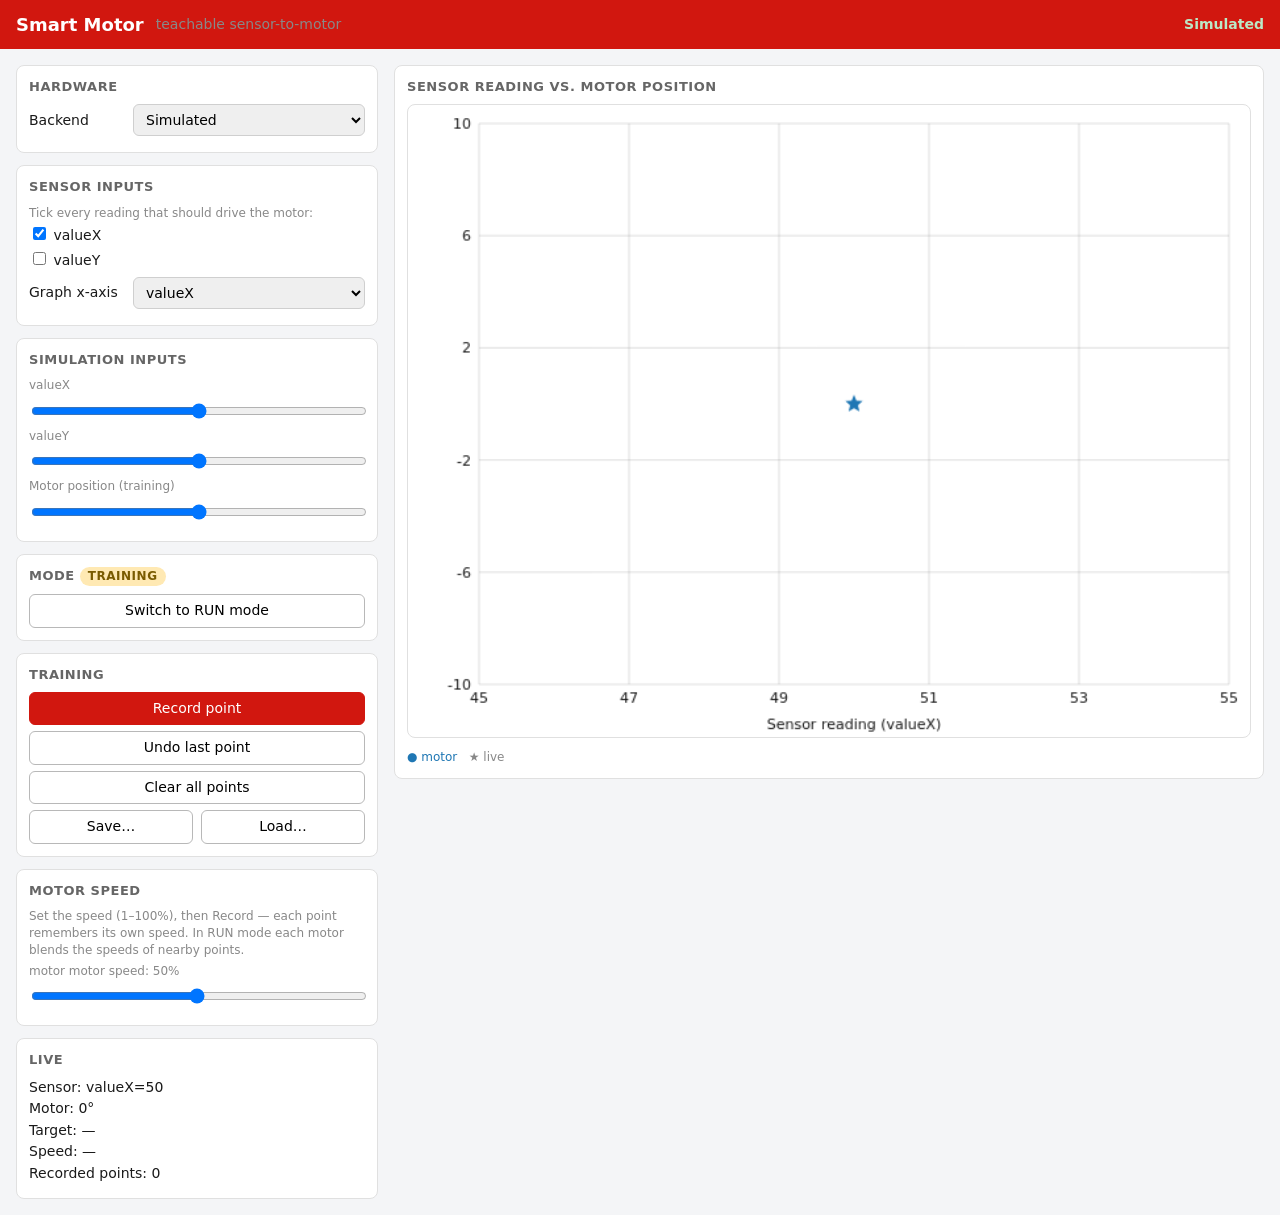
<file: smartmotor.html>
<!doctype html>
<html lang="en">
<head>
<meta charset="utf-8">
<meta name="viewport" content="width=device-width, initial-scale=1">
<title>Smart Motor — teachable sensor-to-motor (browser / Web Bluetooth)</title>
<style>
  :root { color-scheme: light dark; }
  * { box-sizing: border-box; }
  body { margin: 0; font: 14px/1.4 system-ui, sans-serif; background: #f4f5f7; color: #1a1a1a; }
  @media (prefers-color-scheme: dark) {
    body { background: #1e1f22; color: #e6e6e6; }
    .card { background: #2a2b2f !important; border-color: #3a3b40 !important; }
    input, select, button { background: #34353a; color: #e6e6e6; border-color: #4a4b50; }
    .muted { color: #9aa0a6 !important; }
  }
  header { padding: 12px 16px; background: #d1170f; color: #fff; display: flex; align-items: center; gap: 12px; }
  header h1 { font-size: 18px; margin: 0; }
  header .status { margin-left: auto; font-weight: 600; }
  .wrap { display: flex; gap: 16px; padding: 16px; align-items: flex-start; flex-wrap: wrap; }
  .col-controls { flex: 0 0 330px; display: flex; flex-direction: column; gap: 12px; }
  .col-graph { flex: 1 1 480px; min-width: 360px; }
  .card { background: #fff; border: 1px solid #e0e0e0; border-radius: 8px; padding: 12px; }
  .card h2 { font-size: 13px; text-transform: uppercase; letter-spacing: .04em; margin: 0 0 8px; color: #666; }
  label.row { display: grid; grid-template-columns: 96px 1fr; align-items: center; gap: 8px; margin: 4px 0; }
  input, select, button { padding: 6px 8px; border: 1px solid #cfcfcf; border-radius: 6px; font: inherit; }
  button { cursor: pointer; background: #f0f0f0; }
  button.primary { background: #d1170f; color: #fff; border-color: #d1170f; }
  #modeBtn, #clearBtn, #undoBtn, #saveBtn, #loadBtn, .lightbtn {
    background: #ffffff; color: #000000; border: 1px solid #b8b8b8;
  }
  #modeBtn:hover, #clearBtn:hover, #undoBtn:hover, #saveBtn:hover, #loadBtn:hover, .lightbtn:hover { background: #ececec; }
  button.wide { width: 100%; }
  button:disabled { opacity: .5; cursor: not-allowed; }
  .btn-row { display: flex; gap: 8px; }
  .btn-row > * { flex: 1; }
  .checks label { display: block; margin: 3px 0; cursor: pointer; }
  .slider { display: block; width: 100%; }
  .readout { font-variant-numeric: tabular-nums; margin: 2px 0; }
  .muted { color: #888; }
  canvas { width: 100%; height: auto; background: #fff; border: 1px solid #e0e0e0; border-radius: 8px; }
  @media (prefers-color-scheme: dark) { canvas { background: #26272b; } }
  .pill { display: inline-block; padding: 1px 8px; border-radius: 999px; font-size: 12px; font-weight: 600; }
  .pill.train { background: #ffe9b3; color: #7a5b00; }
  .pill.run { background: #bce8c6; color: #0b5d24; }
  .hint { font-size: 12px; color: #888; margin-top: 6px; }
  .axisrow { display: grid; grid-template-columns: 1fr; gap: 4px; margin: 6px 0; padding: 6px; border: 1px dashed #ccc; border-radius: 6px; }
  .devstat { margin: 4px 0; font-variant-numeric: tabular-nums; }
  .dot { display:inline-block; width:9px; height:9px; border-radius:50%; margin-right:6px; vertical-align:middle; background:#c33; }
  .dot.on { background:#2a9d3f; }
  .warn { font-size:12px; background:#fff3cd; color:#7a5b00; border:1px solid #ffe08a; border-radius:6px; padding:6px 8px; margin-top:8px; }
  @media (prefers-color-scheme: dark){ .warn{ background:#3a3320; color:#f0d890; border-color:#5a4d20; } .pill.train{background:#4a3d10;color:#f0d890;} .pill.run{background:#1d3d24;color:#bce8c6;} }
  .hidden { display: none; }
</style>
</head>
<body>
<header>
  <h1>Smart Motor</h1>
  <span class="muted">teachable sensor-to-motor</span>
  <span class="status" id="connStatus">Not connected</span>
</header>

<div class="wrap">
  <div class="col-controls">
    <div class="card">
      <h2>Hardware</h2>
      <label class="row">Backend
        <select id="backendSel">
          <option value="sim">Simulated</option>
          <option value="lego">LEGO Hardware (Bluetooth)</option>
        </select>
      </label>

      <div id="legoWrap" style="display:none">
        <div class="hint">Turn on each LEGO device, then connect it. Your browser will pop up a chooser — pick the motor, then connect again and pick the sensor.</div>
        <div class="devstat"><span class="dot" id="motorDot"></span><span id="motorStat">Motor: not connected</span></div>
        <div class="devstat"><span class="dot" id="sensorDot"></span><span id="sensorStat">Sensor: not connected</span></div>
        <button class="primary wide" id="addDeviceBtn" style="margin-top:8px">Connect a LEGO device…</button>
        <button class="wide" id="disconnectBtn" style="margin-top:6px;display:none">Disconnect all</button>
        <div class="warn hidden" id="btWarn">This browser doesn't support Web Bluetooth. Use <b>Chrome</b> or <b>Edge</b> on desktop or Android, over an <b>https://</b> link.</div>
      </div>
    </div>

    <div class="card">
      <h2>Sensor inputs</h2>
      <label class="row" id="mappingRow" style="display:none">Mapping
        <select id="mappingSel">
          <option value="combined">Combined (all inputs → all motors)</option>
          <option value="independent">Independent (one input per motor)</option>
        </select>
      </label>

      <div id="combinedInputs">
        <div class="muted" style="font-size:12px">Tick every reading that should drive the motor:</div>
        <div class="checks" id="featureChecks"></div>
        <label class="row" style="margin-top:6px">Graph x-axis
          <select id="displaySel"></select>
        </label>
      </div>

      <div id="independentInputs" style="display:none">
        <div class="muted" style="font-size:12px">Assign one input to each motor (any lever → any motor):</div>
        <div id="axisFeatureRows"></div>
      </div>
    </div>

    <div class="card" id="simCard">
      <h2>Simulation inputs</h2>
      <div id="simSensors"></div>
      <div id="simMotorWrap">
        <div class="muted" id="simMotorLabel" style="font-size:12px">Motor position (training)</div>
        <input type="range" min="-180" max="180" value="0" id="simMotor" class="slider">
      </div>
    </div>

    <div class="card">
      <h2>Mode <span id="modePill" class="pill train">TRAINING</span></h2>
      <button class="wide" id="modeBtn">Switch to RUN mode</button>
    </div>

    <div class="card">
      <h2>Training</h2>
      <div id="combinedTraining">
        <button class="wide primary" id="recordBtn">Record point</button>
        <button class="wide" id="undoBtn" style="margin-top:6px">Undo last point</button>
      </div>
      <div id="independentTraining" style="display:none">
        <div class="hint">Record Left and Record Right each store a point for that motor only.</div>
        <div id="axisRecordRows"></div>
      </div>
      <button class="wide" id="clearBtn" style="margin-top:6px">Clear all points</button>
      <div class="btn-row" style="margin-top:6px">
        <button id="saveBtn">Save…</button>
        <button id="loadBtn">Load…</button>
        <input type="file" id="loadFile" accept="application/json" class="hidden">
      </div>
    </div>

    <div class="card">
      <h2>Motor speed</h2>
      <div class="hint">Set the speed (1–100%), then Record — each point remembers its own speed. In RUN mode each motor blends the speeds of nearby points.</div>
      <div id="speedRows"></div>
    </div>

    <div class="card">
      <h2>Live</h2>
      <div class="readout" id="rSensor">Sensor: —</div>
      <div class="readout" id="rMotor">Motor: —</div>
      <div class="readout" id="rTarget">Target: —</div>
      <div class="readout" id="rSpeed">Speed: —</div>
      <div class="readout" id="rCount">Recorded points: 0</div>
    </div>
  </div>

  <div class="col-graph">
    <div class="card">
      <h2>Sensor reading vs. Motor position</h2>
      <canvas id="graph" width="640" height="480"></canvas>
      <div class="hint" id="legend"></div>
    </div>
  </div>
</div>

<script>
"use strict";
// ============================================================================
// Smart Motor — fully client-side. Simulated backend + LEGO Education backend
// driven directly from the browser via the Web Bluetooth API.
//
// The LEGO wire protocol (service/characteristic UUIDs, message framing, and
// notification byte layouts) is reimplemented from the `legoeducation` Python
// package (v1.0.6, RPC 1.0.73). All values little-endian; a message is just
// [type byte] + struct payload, written with no extra framing.
// ============================================================================

const DEFAULT_SPEED = 50;
const MODE_TRAINING = "TRAINING", MODE_RUN = "RUN";
const MAP_COMBINED = "combined", MAP_INDEPENDENT = "independent";
const SERIES_COLORS = ["#1f77b4", "#ff7f0e"];

const FEATURESETS = {
  sim:        ["valueX", "valueY"],
  color:      ["reflection", "hue", "color", "value", "saturation"],
  controller: ["leftPercent", "rightPercent", "leftAngle", "rightAngle"],
};
const DEFAULT_FEATURES = {
  sim:        ["valueX"],
  color:      ["reflection"],
  controller: ["leftPercent", "rightPercent"],
};

// ---------------------------------------------------------------------------
// Nearest-neighbor model (port of the Python NearestNeighborModel)
// ---------------------------------------------------------------------------
class NearestNeighborModel {
  constructor() { this._points = []; this._features = []; }
  get features() { return this._features.slice(); }
  setFeatures(features) {
    features = features.slice();
    if (arraysEqual(features, this._features)) return true;
    if (this._points.length) return false;
    this._features = features;
    return true;
  }
  addPoint(vec, positions, speeds) {
    const v = vec.map(Number), p = positions.map(Number);
    const s = speeds ? speeds.map(Number) : p.map(() => DEFAULT_SPEED);
    this._points.push([v, p, s]);
  }
  clear() { this._points = []; }
  removeLast() { return this._points.length ? (this._points.pop(), true) : false; }
  points() { return this._points.map(([v, p, s]) => [v.slice(), p.slice(), s.slice()]); }
  get length() { return this._points.length; }
  predict(vec) {
    if (!this._points.length) return null;
    let best = null, bd = Infinity;
    for (const pt of this._points) {
      let d = 0;
      for (let i = 0; i < pt[0].length; i++) { const t = pt[0][i] - (vec[i] ?? 0); d += t * t; }
      if (d < bd) { bd = d; best = pt; }
    }
    return best[1].slice();
  }
  predictSpeed(vec) {
    if (!this._points.length) return null;
    const n = this._points[0][2].length;
    const acc = new Array(n).fill(0);
    let wsum = 0;
    for (const [v, , spd] of this._points) {
      let d2 = 0;
      for (let i = 0; i < v.length; i++) { const t = v[i] - (vec[i] ?? 0); d2 += t * t; }
      const w = 1 / (d2 + 1e-6);
      wsum += w;
      for (let j = 0; j < Math.min(n, spd.length); j++) acc[j] += w * spd[j];
    }
    if (wsum === 0) return null;
    return acc.map(a => a / wsum);
  }
  toJSON() { return { features: this.features, points: this.points() }; }
  loadObj(data) {
    const pts = (data && data.points) || [];
    let features = (data && data.features) || [];
    const parsed = [];
    for (const entry of pts) {
      let s = entry[0], p = entry[1];
      let sp = entry.length > 2 ? entry[2] : null;
      if (typeof s === "number") s = [s];
      if (typeof p === "number") p = [p];
      const pos = p.map(Number);
      let spd;
      if (sp == null) spd = pos.map(() => DEFAULT_SPEED);
      else { if (typeof sp === "number") sp = [sp]; spd = sp.map(Number); }
      parsed.push([s.map(Number), pos, spd]);
    }
    if (!features.length && parsed.length)
      features = parsed[0][0].map((_, i) => "feature" + i);
    this._features = features.slice();
    this._points = parsed;
  }
}

function arraysEqual(a, b) { return a.length === b.length && a.every((x, i) => x === b[i]); }

// ---------------------------------------------------------------------------
// LEGO BLE protocol
// ---------------------------------------------------------------------------
const LEGO = {
  SERVICE: "0000fd02-0000-1000-8000-00805f9b34fb",
  WRITE:   "0000fd02-0001-1000-8000-00805f9b34fb",
  NOTIFY:  "0000fd02-0002-1000-8000-00805f9b34fb",
  // message type ids
  INFO_REQUEST: 0, INFO_RESPONSE: 1,
  DEVICE_NOTIFICATION_REQUEST: 40, DEVICE_NOTIFICATION_RESPONSE: 41,
  DEVICE_NOTIFICATION: 60,
  LIGHT_COLOR_COMMAND: 110,
  MOTOR_RESET_RELATIVE_POSITION_COMMAND: 120,
  MOTOR_RUN_TO_RELATIVE_POSITION_COMMAND: 130,
  MOTOR_STOP_COMMAND: 138,
  MOTOR_SET_SPEED_COMMAND: 140,
  // sub-notification type ids (inside DEVICE_NOTIFICATION deviceData)
  SUB_MOTOR: 10, SUB_COLOR: 12, SUB_CONTROLLER: 15,
  // productGroupDevice
  PG_SINGLE_MOTOR: 512, PG_DOUBLE_MOTOR: 513, PG_COLOR_SENSOR: 514, PG_CONTROLLER: 515,
};
// firmware color number -> app color number (matches the Python color_map)
const FW2APP_COLOR = { "-1": 0, 0: 0, 9: 1, 7: 2, 3: 3, 5: 4, 6: 5, 2: 6, 10: 7, 1: 8, 8: 9, 4: 10 };

// message encoders (return Uint8Array)
function u8(...bytes) { return Uint8Array.from(bytes); }
function motorSetSpeed(mask, speed) {
  const s = Math.max(-100, Math.min(100, Math.round(speed)));
  return u8(LEGO.MOTOR_SET_SPEED_COMMAND, mask, s & 0xff);
}
function motorRunToRel(mask, pos) {
  const b = new Uint8Array(6); const dv = new DataView(b.buffer);
  dv.setUint8(0, LEGO.MOTOR_RUN_TO_RELATIVE_POSITION_COMMAND);
  dv.setUint8(1, mask);
  dv.setInt32(2, Math.round(pos), true);
  return b;
}
function motorStop(mask) { return u8(LEGO.MOTOR_STOP_COMMAND, mask); }
function motorReset(mask, pos) {
  const b = new Uint8Array(6); const dv = new DataView(b.buffer);
  dv.setUint8(0, LEGO.MOTOR_RESET_RELATIVE_POSITION_COMMAND);
  dv.setUint8(1, mask);
  dv.setInt32(2, Math.round(pos || 0), true);
  return b;
}
function deviceNotifRequest(delayMs) {
  const b = new Uint8Array(3); const dv = new DataView(b.buffer);
  dv.setUint8(0, LEGO.DEVICE_NOTIFICATION_REQUEST);
  dv.setUint16(1, delayMs, true);
  return b;
}
function concatBytes(list) {
  let n = 0; for (const a of list) n += a.length;
  const out = new Uint8Array(n); let o = 0;
  for (const a of list) { out.set(a, o); o += a.length; }
  return out;
}

// One connected BLE peripheral (a motor hub or a sensor).
class LegoDevice {
  constructor(device) {
    this.device = device;
    this.writeChar = null;
    this.role = null;       // 'motor' | 'sensor'
    this.kind = null;       // single|double | color|controller
    this.pending = {};      // responseId -> resolver
    this.motorPos = { 1: 0, 2: 0 };   // by motor bitmask
    this.readings = {};     // sensor feature -> value
    this.onchange = () => {};
  }
  async connectGatt() {
    const server = await this.device.gatt.connect();
    const svc = await server.getPrimaryService(LEGO.SERVICE);
    this.writeChar = await svc.getCharacteristic(LEGO.WRITE);
    const notifyChar = await svc.getCharacteristic(LEGO.NOTIFY);
    await notifyChar.startNotifications();
    notifyChar.addEventListener("characteristicvaluechanged", e => this._onNotify(e.target.value));
    this.device.addEventListener("gattserverdisconnected", () => this.onchange());
  }
  async handshake() {
    await this.send(u8(LEGO.INFO_REQUEST));
    const info = await this._await(LEGO.INFO_RESPONSE, 3000);
    if (info) {
      const pg = info.getUint16(14, true);   // productGroupDevice
      if (pg === LEGO.PG_SINGLE_MOTOR) { this.role = "motor"; this.kind = "single"; }
      else if (pg === LEGO.PG_DOUBLE_MOTOR) { this.role = "motor"; this.kind = "double"; }
      else if (pg === LEGO.PG_COLOR_SENSOR) { this.role = "sensor"; this.kind = "color"; }
      else if (pg === LEGO.PG_CONTROLLER) { this.role = "sensor"; this.kind = "controller"; }
    }
    // ask the hub to stream device notifications every 100 ms
    await this.send(deviceNotifRequest(100));
    await this._await(LEGO.DEVICE_NOTIFICATION_RESPONSE, 1500);
    return this.role != null;
  }
  get connected() { return !!(this.device.gatt && this.device.gatt.connected); }
  disconnect() { try { if (this.connected) this.device.gatt.disconnect(); } catch (e) {} }
  async send(bytes) {
    if (!this.writeChar) return;
    try { await this.writeChar.writeValueWithoutResponse(bytes); }
    catch (e) { try { await this.writeChar.writeValue(bytes); } catch (e2) {} }
  }
  _await(responseId, timeout) {
    return new Promise(res => {
      this.pending[responseId] = res;
      setTimeout(() => { if (this.pending[responseId]) { delete this.pending[responseId]; res(null); } }, timeout);
    });
  }
  _onNotify(dv) {
    if (dv.byteLength < 1) return;
    const id = dv.getUint8(0);
    if (this.pending[id]) {
      const r = this.pending[id]; delete this.pending[id];
      r(new DataView(dv.buffer, dv.byteOffset + 1, dv.byteLength - 1));
      return;
    }
    if (id === LEGO.DEVICE_NOTIFICATION) this._parseDeviceNotification(dv);
  }
  _parseDeviceNotification(dv) {
    // [60][u16 length][deviceData...]; deviceData = stacked [type][fixed fields]
    if (dv.byteLength < 3) return;
    let off = 3;                               // skip type(1) + length(2)
    const end = dv.byteLength;
    while (off < end) {
      const type = dv.getUint8(off); off += 1;
      if (type === LEGO.SUB_MOTOR) {           // <BBHhblb> = 12 bytes
        if (off + 12 > end) break;
        const mask = dv.getUint8(off);
        const position = dv.getInt32(off + 7, true);
        this.motorPos[mask] = position;
        off += 12;
      } else if (type === LEGO.SUB_COLOR) {    // <bBHHHHBB> = 12 bytes
        if (off + 12 > end) break;
        const fwColor = dv.getInt8(off);
        const reflection = dv.getUint8(off + 1);
        const hue = dv.getUint16(off + 8, true);
        const saturation = dv.getUint8(off + 10);
        const value = dv.getUint8(off + 11);
        this.readings = { reflection, hue, saturation, value,
          color: FW2APP_COLOR[String(fwColor)] ?? 0 };
        off += 12;
      } else if (type === LEGO.SUB_CONTROLLER) { // <bbhh> = 6 bytes
        if (off + 6 > end) break;
        this.readings = {
          leftPercent: dv.getInt8(off),
          rightPercent: dv.getInt8(off + 1),
          leftAngle: dv.getInt16(off + 2, true),
          rightAngle: dv.getInt16(off + 4, true),
        };
        off += 6;
      } else {
        // Unknown sub-notification: we can't know its size, so stop parsing
        // this packet safely rather than misaligning.
        break;
      }
    }
    this.onchange();
  }
}

// ---------------------------------------------------------------------------
// Backends
// ---------------------------------------------------------------------------
class SimulatedBackend {
  constructor() {
    this.name = "Simulated"; this.isSim = true;
    this.sensorKind = "sim"; this.motorKind = "single";
    this._sensor = { valueX: 50, valueY: 50 };
    this._pos = 0; this._target = 0; this._speed = 50;
  }
  get sensorFeatures() { return FEATURESETS.sim; }
  get motorLabels() { return ["motor"]; }
  get connected() { return true; }               // sim is always "connected"
  setSimSensor(f, v) { this._sensor[f] = +v; }
  setManualMotor(v) { this._pos = +v; this._target = +v; }
  readSensorVector(features) { return features.map(f => this._sensor[f] ?? 0); }
  readMotorPosition() {
    const diff = this._target - this._pos;
    const frac = Math.max(0.05, (this._speed / 100) * 0.35);
    this._pos += diff * frac;
    if (Math.abs(diff) < 0.5) this._pos = this._target;
    return [this._pos];
  }
  moveMotorTo(positions, speeds) {
    this._target = +positions[0];
    if (speeds && speeds[0] != null) this._speed = +speeds[0];
  }
  disconnect() {}
}

class LegoBackend {
  constructor() {
    this.name = "LEGO Hardware"; this.isSim = false;
    this.motorDev = null; this.sensorDev = null;
    this.onchange = () => {};
  }
  get sensorKind() { return this.sensorDev ? this.sensorDev.kind : "color"; }
  get motorKind() { return this.motorDev ? this.motorDev.kind : "single"; }
  get sensorFeatures() { return FEATURESETS[this.sensorKind] || FEATURESETS.color; }
  get motorLabels() { return this.motorKind === "double" ? ["left", "right"] : ["motor"]; }
  get connected() {
    return !!(this.motorDev && this.motorDev.connected && this.sensorDev && this.sensorDev.connected);
  }
  async addDevice() {
    if (!navigator.bluetooth) throw new Error("Web Bluetooth is not available in this browser.");
    const device = await navigator.bluetooth.requestDevice({
      filters: [{ services: [LEGO.SERVICE] }],
      optionalServices: [LEGO.SERVICE],
    });
    const dev = new LegoDevice(device);
    dev.onchange = () => this.onchange();
    await dev.connectGatt();
    const ok = await dev.handshake();
    if (!ok) { dev.disconnect(); throw new Error("Connected, but the device didn't identify itself. Try again."); }
    if (dev.role === "motor") { if (this.motorDev) this.motorDev.disconnect(); this.motorDev = dev; }
    else { if (this.sensorDev) this.sensorDev.disconnect(); this.sensorDev = dev; }
    this.onchange();
    return dev.role;
  }
  readSensorVector(features) {
    const r = this.sensorDev ? this.sensorDev.readings : {};
    return features.map(f => r[f] ?? 0);
  }
  readMotorPosition() {
    if (!this.motorDev) return this.motorKind === "double" ? [0, 0] : [0];
    const p = this.motorDev.motorPos;
    return this.motorKind === "double" ? [p[1] || 0, p[2] || 0] : [p[1] || 0];
  }
  moveMotorTo(positions, speeds) {
    if (!this.motorDev) return;
    const send = (mask, pos, spd) => {
      const msgs = [];
      if (spd != null) msgs.push(motorSetSpeed(mask, spd));
      msgs.push(motorRunToRel(mask, pos));
      this.motorDev.send(concatBytes(msgs));
    };
    if (this.motorKind === "double") {
      send(1, positions[0], speeds ? speeds[0] : null);
      send(2, positions[1], speeds ? speeds[1] : null);
    } else {
      send(1, positions[0], speeds ? speeds[0] : null);
    }
  }
  disconnect() {
    if (this.motorDev) { this.motorDev.disconnect(); this.motorDev = null; }
    if (this.sensorDev) { this.sensorDev.disconnect(); this.sensorDev = null; }
  }
}

// ---------------------------------------------------------------------------
// Application state (port of SmartMotorState)
// ---------------------------------------------------------------------------
class SmartMotor {
  constructor() {
    this.backend = new SimulatedBackend();
    this.mode = MODE_TRAINING;
    this.mapping = MAP_COMBINED;
    this.model = new NearestNeighborModel();
    this.combinedFeatures = [];
    this.displayFeature = null;
    this.axisFeatures = [];
    this.axisModels = [];
    this.axisSpeeds = [];
    this.activeFeatures = [];
    this._configKey = "";
    this._latest = { vec: [0], feats: [], pos: [0], target: null, speed: null };
    this.applyDefaults();
  }
  backendKey() { return this.backend.isSim ? "sim" : this.backend.sensorKind; }
  numAxes() { return this.backend.motorLabels.length; }
  supportsIndependent() { return this.numAxes() >= 2; }
  defaultAxisFeatures() {
    const f = this.backend.sensorFeatures;
    return Array.from({ length: this.numAxes() }, (_, i) => f[Math.min(i, f.length - 1)]);
  }
  applyDefaults() {
    const key = this.backendKey();
    let cf = this.backend.sensorFeatures.filter(f => (DEFAULT_FEATURES[key] || []).includes(f));
    if (!cf.length) cf = [this.backend.sensorFeatures[0]];
    this.combinedFeatures = cf;
    this.displayFeature = cf[0];
    this.model = new NearestNeighborModel();
    this.model.setFeatures(cf);
    this.axisFeatures = this.defaultAxisFeatures();
    this.axisModels = Array.from({ length: this.numAxes() }, () => new NearestNeighborModel());
    this.axisFeatures.forEach((feat, a) => this.axisModels[a].setFeatures([feat]));
    this.axisSpeeds = Array.from({ length: this.numAxes() }, () => DEFAULT_SPEED);
    if (!this.supportsIndependent()) this.mapping = MAP_COMBINED;
    this._configKey = this.backendKey() + "/" + this.backend.motorKind;
    this.syncActiveFeatures();
  }
  maybeReconfigure() {
    // Hardware kind becomes known after a device connects — rebuild if it changed.
    const key = this.backendKey() + "/" + this.backend.motorKind;
    if (key !== this._configKey) this.applyDefaults();
  }
  syncActiveFeatures() {
    if (this.mapping === MAP_INDEPENDENT && this.supportsIndependent()) {
      const seen = [];
      for (const f of this.axisFeatures) if (!seen.includes(f)) seen.push(f);
      this.activeFeatures = seen;
    } else {
      this.activeFeatures = this.combinedFeatures.slice();
    }
  }
  setBackend(name) {
    if (this.backend.connected && !this.backend.isSim) return;
    this.backend.disconnect();
    this.backend = name === "lego" ? new LegoBackend() : new SimulatedBackend();
    if (!this.backend.isSim) this.backend.onchange = () => {};
    this.applyDefaults();
  }
  setMapping(mode) {
    this.mapping = (mode === MAP_INDEPENDENT && this.supportsIndependent()) ? MAP_INDEPENDENT : MAP_COMBINED;
    this.syncActiveFeatures();
  }
  setFeatures(features) {
    features = features.filter(f => this.backend.sensorFeatures.includes(f));
    if (!features.length) features = [this.backend.sensorFeatures[0]];
    if (!this.model.setFeatures(features)) { this.model.clear(); this.model.setFeatures(features); }
    this.combinedFeatures = features;
    if (!features.includes(this.displayFeature)) this.displayFeature = features[0];
    this.syncActiveFeatures();
  }
  setAxisFeature(axis, feature) {
    if (!(axis >= 0 && axis < this.numAxes())) return;
    if (!this.backend.sensorFeatures.includes(feature)) return;
    if (this.axisFeatures[axis] !== feature) {
      this.axisModels[axis].clear();
      this.axisModels[axis].setFeatures([feature]);
      this.axisFeatures[axis] = feature;
    }
    this.syncActiveFeatures();
  }
  setAxisSpeed(axis, speed) {
    if (!(axis >= 0 && axis < this.numAxes())) return;
    speed = Math.round(Number(speed));
    if (!isFinite(speed)) return;
    this.axisSpeeds[axis] = Math.max(1, Math.min(100, speed));
  }
  setDisplayFeature(f) { if (this.combinedFeatures.includes(f)) this.displayFeature = f; }
  setMode(m) { this.mode = m === MODE_RUN ? MODE_RUN : MODE_TRAINING; }
  record(axis) {
    if (!this.backend.connected) throw new Error("Not connected.");
    const vec = this._latest.vec.slice(), feats = this._latest.feats.slice(), pos = this._latest.pos.slice();
    if (this.mapping === MAP_INDEPENDENT && this.supportsIndependent()) {
      const axes = axis != null ? [axis] : range(this.numAxes());
      for (const a of axes) {
        if (!(a >= 0 && a < this.numAxes()) || a >= pos.length) continue;
        const feat = this.axisFeatures[a];
        if (!feats.includes(feat)) continue;
        const val = vec[feats.indexOf(feat)];
        if (!this.axisModels[a].setFeatures([feat])) { this.axisModels[a].clear(); this.axisModels[a].setFeatures([feat]); }
        this.axisModels[a].addPoint([val], [pos[a]], [this.axisSpeeds[a]]);
      }
    } else {
      if (feats.length && !this.model.setFeatures(feats)) { this.model.clear(); this.model.setFeatures(feats); }
      this.model.addPoint(vec, pos, this.axisSpeeds.slice());
    }
  }
  clearPoints(axis) {
    if (this.mapping === MAP_INDEPENDENT && this.supportsIndependent()) {
      if (axis == null) this.axisModels.forEach(m => m.clear());
      else if (axis >= 0 && axis < this.numAxes()) this.axisModels[axis].clear();
    } else this.model.clear();
  }
  undoLast(axis) {
    if (this.mapping === MAP_INDEPENDENT && this.supportsIndependent()) {
      if (axis == null) this.axisModels.forEach(m => m.removeLast());
      else if (axis >= 0 && axis < this.numAxes()) this.axisModels[axis].removeLast();
    } else this.model.removeLast();
  }
  simSensor(f, v) { if (this.backend.isSim) this.backend.setSimSensor(f, v); }
  simMotor(v) { if (this.backend.isSim && this.mode === MODE_TRAINING) this.backend.setManualMotor(v); }

  exportJSON() {
    return JSON.stringify({
      mapping: this.mapping,
      combined: this.model.toJSON(),
      display: this.displayFeature,
      axes: range(this.numAxes()).map(a => ({
        feature: this.axisFeatures[a], speed: this.axisSpeeds[a], model: this.axisModels[a].toJSON(),
      })),
    }, null, 2);
  }
  importJSON(text) {
    const data = JSON.parse(text);
    if (!("combined" in data) && "points" in data) {       // legacy plain model
      this.mapping = MAP_COMBINED;
      this.model.loadObj(data);
      const feats = this.backend.sensorFeatures.filter(f => this.model.features.includes(f));
      if (feats.length) { this.combinedFeatures = feats; this.displayFeature = feats[0]; }
      this.syncActiveFeatures();
      return;
    }
    this.mapping = data.mapping || MAP_COMBINED;
    if (this.mapping === MAP_INDEPENDENT && !this.supportsIndependent()) this.mapping = MAP_COMBINED;
    this.model.loadObj(data.combined || { features: [], points: [] });
    const cfeats = this.backend.sensorFeatures.filter(f => this.model.features.includes(f));
    if (cfeats.length) this.combinedFeatures = cfeats;
    const disp = data.display;
    this.displayFeature = this.combinedFeatures.includes(disp) ? disp : this.combinedFeatures[0];
    const axes = data.axes || [];
    for (let a = 0; a < this.numAxes(); a++) {
      if (a < axes.length) {
        const feat = axes[a].feature;
        if (this.backend.sensorFeatures.includes(feat)) this.axisFeatures[a] = feat;
        const spd = axes[a].speed;
        if (spd != null) { const n = Math.round(Number(spd)); if (isFinite(n)) this.axisSpeeds[a] = Math.max(1, Math.min(100, n)); }
        this.axisModels[a].loadObj(axes[a].model || { features: [], points: [] });
      }
    }
    this.syncActiveFeatures();
  }

  // control loop tick
  tick() {
    if (!this.backend.isSim) this.maybeReconfigure();
    try {
      const features = this.activeFeatures.length ? this.activeFeatures : this.backend.sensorFeatures.slice(0, 1);
      const vec = this.backend.readSensorVector(features);
      const pos = this.backend.readMotorPosition();
      let target = null, speed = null;
      if (this.mode === MODE_RUN && this.backend.connected) {
        if (this.mapping === MAP_INDEPENDENT && this.supportsIndependent()) {
          const r = this._independentTargets(features, vec, pos);
          if (r.anyPred) { this.backend.moveMotorTo(r.move, r.speeds); speed = r.speeds; }
          target = r.target;
        } else {
          target = this.model.predict(vec);
          if (target != null) {
            const speeds = this.model.predictSpeed(vec) || this.axisSpeeds.slice();
            this.backend.moveMotorTo(target, speeds); speed = speeds;
          }
        }
      }
      this._latest = { vec, feats: features, pos, target, speed };
    } catch (e) { /* keep loop alive */ }
  }
  _independentTargets(features, vec, pos) {
    const target = [], move = [], speeds = []; let anyPred = false;
    for (let a = 0; a < this.numAxes(); a++) {
      const feat = this.axisFeatures[a];
      let pred = null, spd = this.axisSpeeds[a];
      if (features.includes(feat)) {
        const val = vec[features.indexOf(feat)];
        const r = this.axisModels[a].predict([val]);
        if (r != null) { pred = r[0]; const b = this.axisModels[a].predictSpeed([val]); if (b) spd = b[0]; }
      }
      target.push(pred);
      move.push(pred != null ? pred : (a < pos.length ? pos[a] : 0));
      speeds.push(spd);
      if (pred != null) anyPred = true;
    }
    return { target, move, speeds, anyPred };
  }

  buildPlot(connected) {
    const { vec, feats, pos, target } = this._latest;
    const labels = this.backend.motorLabels;
    const series = []; let xlabel;
    if (this.mapping === MAP_INDEPENDENT && this.supportsIndependent()) {
      xlabel = "input value";
      labels.forEach((lab, a) => {
        const feat = this.axisFeatures[a];
        const pts = this.axisModels[a].points();
        const spoints = pts.filter(p => p[0].length && p[1].length).map(p => [p[0][0], p[1][0]]);
        let live = null, ty = null;
        if (connected && feats.includes(feat)) {
          const lx = vec[feats.indexOf(feat)];
          if (a < pos.length) live = [lx, pos[a]];
          if (target && a < target.length && target[a] != null) ty = target[a];
        }
        series.push({ label: lab + " ← " + feat, points: spoints, live, targetY: ty });
      });
    } else {
      const disp = this.displayFeature;
      const mfeats = this.model.features;
      const di = mfeats.includes(disp) ? mfeats.indexOf(disp) : 0;
      const pts = this.model.points();
      xlabel = disp || "";
      labels.forEach((lab, a) => {
        const spoints = pts.filter(p => p[0].length > di && p[1].length > a).map(p => [p[0][di], p[1][a]]);
        let live = null, ty = null;
        if (connected && feats.includes(disp)) {
          const lx = vec[feats.indexOf(disp)];
          if (a < pos.length) live = [lx, pos[a]];
          if (target && a < target.length && target[a] != null) ty = target[a];
        }
        series.push({ label: lab, points: spoints, live, targetY: ty });
      });
    }
    return { xlabel, series };
  }
  pointsLabel() {
    if (this.mapping === MAP_INDEPENDENT && this.supportsIndependent())
      return "Recorded points — " + range(this.numAxes()).map(a => this.backend.motorLabels[a] + "=" + this.axisModels[a].length).join(", ");
    return "Recorded points: " + this.model.length;
  }
  snapshot() {
    const connected = this.backend.connected;
    const { vec, feats, pos, target, speed } = this._latest;
    const readings = connected ? Object.fromEntries(feats.map((f, i) => [f, vec[i]])) : {};
    return {
      hasLego: !!navigator.bluetooth,
      backend: this.backend.name,
      isSim: this.backend.isSim,
      motorKind: this.backend.motorKind,
      sensorKind: this.backend.sensorKind,
      connected,
      mode: this.mode,
      mapping: this.mapping,
      numAxes: this.numAxes(),
      motorLabels: this.backend.motorLabels.slice(),
      availableFeatures: this.backend.sensorFeatures.slice(),
      selectedFeatures: this.combinedFeatures.slice(),
      displayFeature: this.displayFeature,
      axisFeatures: this.axisFeatures.slice(),
      axisSpeeds: this.axisSpeeds.slice(),
      readings,
      positions: connected ? pos : [],
      target: connected ? target : null,
      speed: connected ? speed : null,
      plot: this.buildPlot(connected),
      pointsLabel: this.pointsLabel(),
      // hardware slots
      motorConnected: !this.backend.isSim && this.backend.motorDev && this.backend.motorDev.connected,
      sensorConnected: !this.backend.isSim && this.backend.sensorDev && this.backend.sensorDev.connected,
    };
  }
}
function range(n) { return Array.from({ length: n }, (_, i) => i); }

// ---------------------------------------------------------------------------
// UI
// ---------------------------------------------------------------------------
const APP = new SmartMotor();
let S = null, inited = false;
function el(id) { return document.getElementById(id); }

function buildOnce() {
  el("backendSel").onchange = () => { APP.setBackend(el("backendSel").value); };
  el("addDeviceBtn").onclick = onAddDevice;
  el("disconnectBtn").onclick = () => { APP.backend.disconnect(); };
  el("displaySel").onchange = () => APP.setDisplayFeature(el("displaySel").value);
  el("mappingSel").onchange = () => APP.setMapping(el("mappingSel").value);
  el("modeBtn").onclick = () => APP.setMode(APP.mode === MODE_RUN ? MODE_TRAINING : MODE_RUN);
  el("recordBtn").onclick = () => tryDo(() => APP.record(null));
  el("undoBtn").onclick = () => APP.undoLast(null);
  el("clearBtn").onclick = () => { if (confirm("Remove all recorded points?")) APP.clearPoints(null); };
  el("simMotor").oninput = () => APP.simMotor(parseFloat(el("simMotor").value));
  el("saveBtn").onclick = onSave;
  el("loadBtn").onclick = () => el("loadFile").click();
  el("loadFile").onchange = onLoad;
  if (!navigator.bluetooth) el("btWarn").classList.remove("hidden");
  inited = true;
}
function tryDo(fn) { try { fn(); } catch (e) { alert(e.message); } }

async function onAddDevice() {
  try { await APP.backend.addDevice(); }
  catch (e) { if (e && e.name !== "NotFoundError") alert("Connection failed:\n" + (e.message || e)); }
}
function onSave() {
  const blob = new Blob([APP.exportJSON()], { type: "application/json" });
  const a = document.createElement("a");
  a.href = URL.createObjectURL(blob); a.download = "smart_motor_points.json"; a.click();
  URL.revokeObjectURL(a.href);
}
function onLoad(ev) {
  const file = ev.target.files[0]; if (!file) return;
  const reader = new FileReader();
  reader.onload = () => tryDo(() => APP.importJSON(reader.result));
  reader.readAsText(file);
  ev.target.value = "";
}

let lastFeatureKey = "", lastSimKey = "", lastIndepKey = "", lastSpeedKey = "";
function render() {
  const s = S; if (!s) return;
  if (!inited) buildOnce();

  const hwConnected = s.connected;
  el("connStatus").textContent = s.isSim ? "Simulated" : (hwConnected ? "Connected" : "Not connected");
  el("connStatus").style.color = (s.isSim || hwConnected) ? "#bce8c6" : "#ffd0cd";

  el("backendSel").value = s.isSim ? "sim" : "lego";
  el("legoWrap").style.display = s.isSim ? "none" : "";
  if (!s.isSim) {
    el("motorDot").className = "dot" + (s.motorConnected ? " on" : "");
    el("sensorDot").className = "dot" + (s.sensorConnected ? " on" : "");
    el("motorStat").textContent = s.motorConnected ? ("Motor: connected (" + s.motorKind + ")") : "Motor: not connected";
    el("sensorStat").textContent = s.sensorConnected ? ("Sensor: connected (" + s.sensorKind + ")") : "Sensor: not connected";
    el("disconnectBtn").style.display = (s.motorConnected || s.sensorConnected) ? "" : "none";
  }
  el("backendSel").disabled = !s.isSim && (s.motorConnected || s.sensorConnected);

  // mapping selector only when >1 motor axis
  const multi = s.numAxes > 1;
  el("mappingRow").style.display = multi ? "" : "none";
  el("mappingSel").value = s.mapping;
  const independent = multi && s.mapping === "independent";
  el("combinedInputs").style.display = independent ? "none" : "";
  el("independentInputs").style.display = independent ? "" : "none";
  el("combinedTraining").style.display = independent ? "none" : "";
  el("independentTraining").style.display = independent ? "" : "none";

  // combined feature checkboxes
  const featKey = s.availableFeatures.join(",") + "|" + s.selectedFeatures.join(",");
  if (featKey !== lastFeatureKey) {
    lastFeatureKey = featKey;
    const box = el("featureChecks"); box.innerHTML = "";
    for (const f of s.availableFeatures) {
      const lab = document.createElement("label");
      const cb = document.createElement("input");
      cb.type = "checkbox"; cb.className = "featchk"; cb.value = f;
      cb.checked = s.selectedFeatures.includes(f);
      cb.onchange = () => APP.setFeatures([...document.querySelectorAll(".featchk:checked")].map(c => c.value));
      lab.appendChild(cb); lab.appendChild(document.createTextNode(" " + f));
      box.appendChild(lab);
    }
    const dsel = el("displaySel"); dsel.innerHTML = "";
    for (const f of s.selectedFeatures) { const op = document.createElement("option"); op.textContent = f; dsel.appendChild(op); }
    dsel.value = s.displayFeature;
  }

  // independent per-axis controls
  const indepKey = s.numAxes + "|" + s.motorLabels.join(",") + "|" + s.availableFeatures.join(",");
  if (indepKey !== lastIndepKey) {
    lastIndepKey = indepKey;
    const frows = el("axisFeatureRows"); frows.innerHTML = "";
    const rrows = el("axisRecordRows"); rrows.innerHTML = "";
    for (let a = 0; a < s.numAxes; a++) {
      const lab = s.motorLabels[a];
      const row = document.createElement("div"); row.className = "axisrow";
      const title = document.createElement("div"); title.innerHTML = "<b>" + lab + " motor</b> is driven by:";
      const sel = document.createElement("select"); sel.dataset.axis = a;
      for (const f of s.availableFeatures) { const op = document.createElement("option"); op.textContent = f; sel.appendChild(op); }
      sel.onchange = () => APP.setAxisFeature(a, sel.value);
      row.appendChild(title); row.appendChild(sel); frows.appendChild(row);
      const rr = document.createElement("div"); rr.className = "btn-row"; rr.style.marginTop = "4px";
      const rec = document.createElement("button"); rec.className = "primary"; rec.textContent = "Record " + lab; rec.dataset.axis = a;
      rec.onclick = () => tryDo(() => APP.record(a));
      const undo = document.createElement("button"); undo.className = "lightbtn undoaxis"; undo.textContent = "Undo " + lab; undo.dataset.axis = a;
      undo.onclick = () => APP.undoLast(a);
      const clr = document.createElement("button"); clr.className = "lightbtn"; clr.textContent = "Clear " + lab;
      clr.onclick = () => APP.clearPoints(a);
      rr.appendChild(rec); rr.appendChild(undo); rr.appendChild(clr); rrows.appendChild(rr);
    }
  }
  for (const sel of document.querySelectorAll("#axisFeatureRows select")) sel.value = s.axisFeatures[+sel.dataset.axis];
  for (const btn of document.querySelectorAll("#axisRecordRows .primary, #axisRecordRows .undoaxis")) btn.disabled = (s.mode === "RUN") || !s.connected;

  // per-motor speed sliders
  const speedKey = s.numAxes + "|" + s.motorLabels.join(",");
  if (speedKey !== lastSpeedKey) {
    lastSpeedKey = speedKey;
    const box = el("speedRows"); box.innerHTML = "";
    for (let a = 0; a < s.numAxes; a++) {
      const lab = s.motorLabels[a];
      const wrap = document.createElement("div"); wrap.style.marginTop = "4px";
      const head = document.createElement("div"); head.className = "muted"; head.style.fontSize = "12px";
      const val = document.createElement("span"); val.className = "speedval"; val.dataset.axis = a;
      head.textContent = lab + " motor speed: "; head.appendChild(val);
      const sl = document.createElement("input");
      sl.type = "range"; sl.min = 1; sl.max = 100; sl.className = "slider"; sl.dataset.axis = a;
      sl.value = s.axisSpeeds[a];
      sl.oninput = () => { val.textContent = sl.value + "%"; APP.setAxisSpeed(a, parseInt(sl.value)); };
      wrap.appendChild(head); wrap.appendChild(sl); box.appendChild(wrap);
    }
  }
  for (const sl of document.querySelectorAll("#speedRows .slider"))
    if (document.activeElement !== sl) sl.value = s.axisSpeeds[+sl.dataset.axis];
  for (const v of document.querySelectorAll("#speedRows .speedval")) v.textContent = s.axisSpeeds[+v.dataset.axis] + "%";

  // simulation inputs
  el("simCard").style.display = s.isSim ? "" : "none";
  if (s.isSim) {
    if (s.availableFeatures.join(",") !== lastSimKey) {
      lastSimKey = s.availableFeatures.join(",");
      const box = el("simSensors"); box.innerHTML = "";
      for (const f of s.availableFeatures) {
        const wrap = document.createElement("div");
        const lab = document.createElement("div"); lab.className = "muted"; lab.style.fontSize = "12px"; lab.textContent = f;
        const sl = document.createElement("input");
        sl.type = "range"; sl.min = 0; sl.max = 100; sl.value = 50; sl.className = "slider";
        sl.oninput = () => APP.simSensor(f, parseFloat(sl.value));
        wrap.appendChild(lab); wrap.appendChild(sl); box.appendChild(wrap);
      }
    }
    el("simMotorLabel").textContent = s.mode === "RUN" ? "Motor position (auto in run)" : "Motor position (training)";
    el("simMotor").disabled = (s.mode === "RUN");
  }

  const pill = el("modePill");
  pill.textContent = s.mode; pill.className = "pill " + (s.mode === "RUN" ? "run" : "train");
  el("modeBtn").textContent = s.mode === "RUN" ? "Switch to TRAINING mode" : "Switch to RUN mode";
  el("recordBtn").disabled = (s.mode === "RUN") || !s.connected;
  el("undoBtn").disabled = (s.mode === "RUN") || !s.connected;

  if (s.connected && Object.keys(s.readings).length)
    el("rSensor").textContent = "Sensor: " + Object.entries(s.readings).map(([k, v]) => k + "=" + Number(v).toFixed(0)).join(", ");
  else el("rSensor").textContent = "Sensor: —";
  el("rMotor").textContent = s.connected ? "Motor: " + s.positions.map(v => v.toFixed(0) + "°").join(", ") : "Motor: —";
  el("rTarget").textContent = (s.connected && s.target) ?
    "Target: " + s.target.map(v => v == null ? "—" : v.toFixed(0) + "°").join(", ") : "Target: —";
  el("rSpeed").textContent = (s.connected && s.speed) ?
    "Speed: " + s.speed.map(v => v == null ? "—" : v.toFixed(0) + "%").join(", ") : "Speed: —";
  el("rCount").textContent = s.pointsLabel;

  drawGraph(s);
}

function drawGraph(s) {
  const cv = el("graph"), ctx = cv.getContext("2d");
  const W = cv.width, H = cv.height;
  ctx.clearRect(0, 0, W, H);
  const padL = 54, padR = 16, padT = 14, padB = 40;
  const plot = s.plot, series = plot.series;
  const xs = [], ys = [];
  for (const ser of series) {
    for (const p of ser.points) { xs.push(p[0]); ys.push(p[1]); }
    if (ser.live) { xs.push(ser.live[0]); ys.push(ser.live[1]); }
    if (ser.targetY != null) ys.push(ser.targetY);
  }
  let xmin = xs.length ? Math.min(...xs) : 0, xmax = xs.length ? Math.max(...xs) : 100;
  let ymin = ys.length ? Math.min(...ys) : -180, ymax = ys.length ? Math.max(...ys) : 180;
  const xpad = Math.max((xmax - xmin) * 0.1, 5), ypad = Math.max((ymax - ymin) * 0.1, 10);
  xmin -= xpad; xmax += xpad; ymin -= ypad; ymax += ypad;
  const X = v => padL + (v - xmin) / (xmax - xmin) * (W - padL - padR);
  const Y = v => H - padB - (v - ymin) / (ymax - ymin) * (H - padT - padB);
  ctx.strokeStyle = "rgba(128,128,128,0.25)"; ctx.fillStyle = getComputedStyle(document.body).color; ctx.lineWidth = 1;
  ctx.font = "11px system-ui, sans-serif";
  for (let i = 0; i <= 5; i++) {
    const gx = padL + i / 5 * (W - padL - padR);
    ctx.beginPath(); ctx.moveTo(gx, padT); ctx.lineTo(gx, H - padB); ctx.stroke();
    ctx.textAlign = "center"; ctx.fillText((xmin + i / 5 * (xmax - xmin)).toFixed(0), gx, H - padB + 14);
  }
  for (let i = 0; i <= 5; i++) {
    const gy = padT + i / 5 * (H - padT - padB);
    ctx.beginPath(); ctx.moveTo(padL, gy); ctx.lineTo(W - padR, gy); ctx.stroke();
    ctx.textAlign = "right"; ctx.fillText((ymax - i / 5 * (ymax - ymin)).toFixed(0), padL - 6, gy + 4);
  }
  ctx.textAlign = "center";
  ctx.fillText("Sensor reading (" + (plot.xlabel || "") + ")", (padL + W - padR) / 2, H - 6);
  series.forEach((ser, i) => {
    const col = SERIES_COLORS[i % SERIES_COLORS.length];
    ctx.fillStyle = col; ctx.strokeStyle = col;
    for (const p of ser.points) { ctx.beginPath(); ctx.arc(X(p[0]), Y(p[1]), 4, 0, Math.PI * 2); ctx.fill(); }
    if (ser.live) {
      if (s.mode === "RUN" && ser.targetY != null) {
        ctx.setLineDash([5, 4]); ctx.beginPath();
        ctx.moveTo(X(ser.live[0]), Y(ser.live[1])); ctx.lineTo(X(ser.live[0]), Y(ser.targetY)); ctx.stroke();
        ctx.setLineDash([]);
      }
      drawStar(ctx, X(ser.live[0]), Y(ser.live[1]), 7);
    }
  });
  el("legend").innerHTML = series.map((ser, i) =>
    '<span style="color:' + SERIES_COLORS[i % SERIES_COLORS.length] + '">● ' + ser.label + '</span>').join("  &nbsp; ")
    + '  &nbsp; <span>★ live</span>';
}
function drawStar(ctx, cx, cy, r) {
  ctx.beginPath();
  for (let i = 0; i < 10; i++) {
    const rad = (i % 2 === 0) ? r : r * 0.45;
    const a = Math.PI / 5 * i - Math.PI / 2;
    const x = cx + Math.cos(a) * rad, y = cy + Math.sin(a) * rad;
    if (i === 0) ctx.moveTo(x, y); else ctx.lineTo(x, y);
  }
  ctx.closePath(); ctx.fill();
}

// control loop — mirrors the Python background worker (~10 Hz)
setInterval(() => { APP.tick(); S = APP.snapshot(); render(); }, 100);
S = APP.snapshot(); render();
</script>
</body>
</html>
</file>
